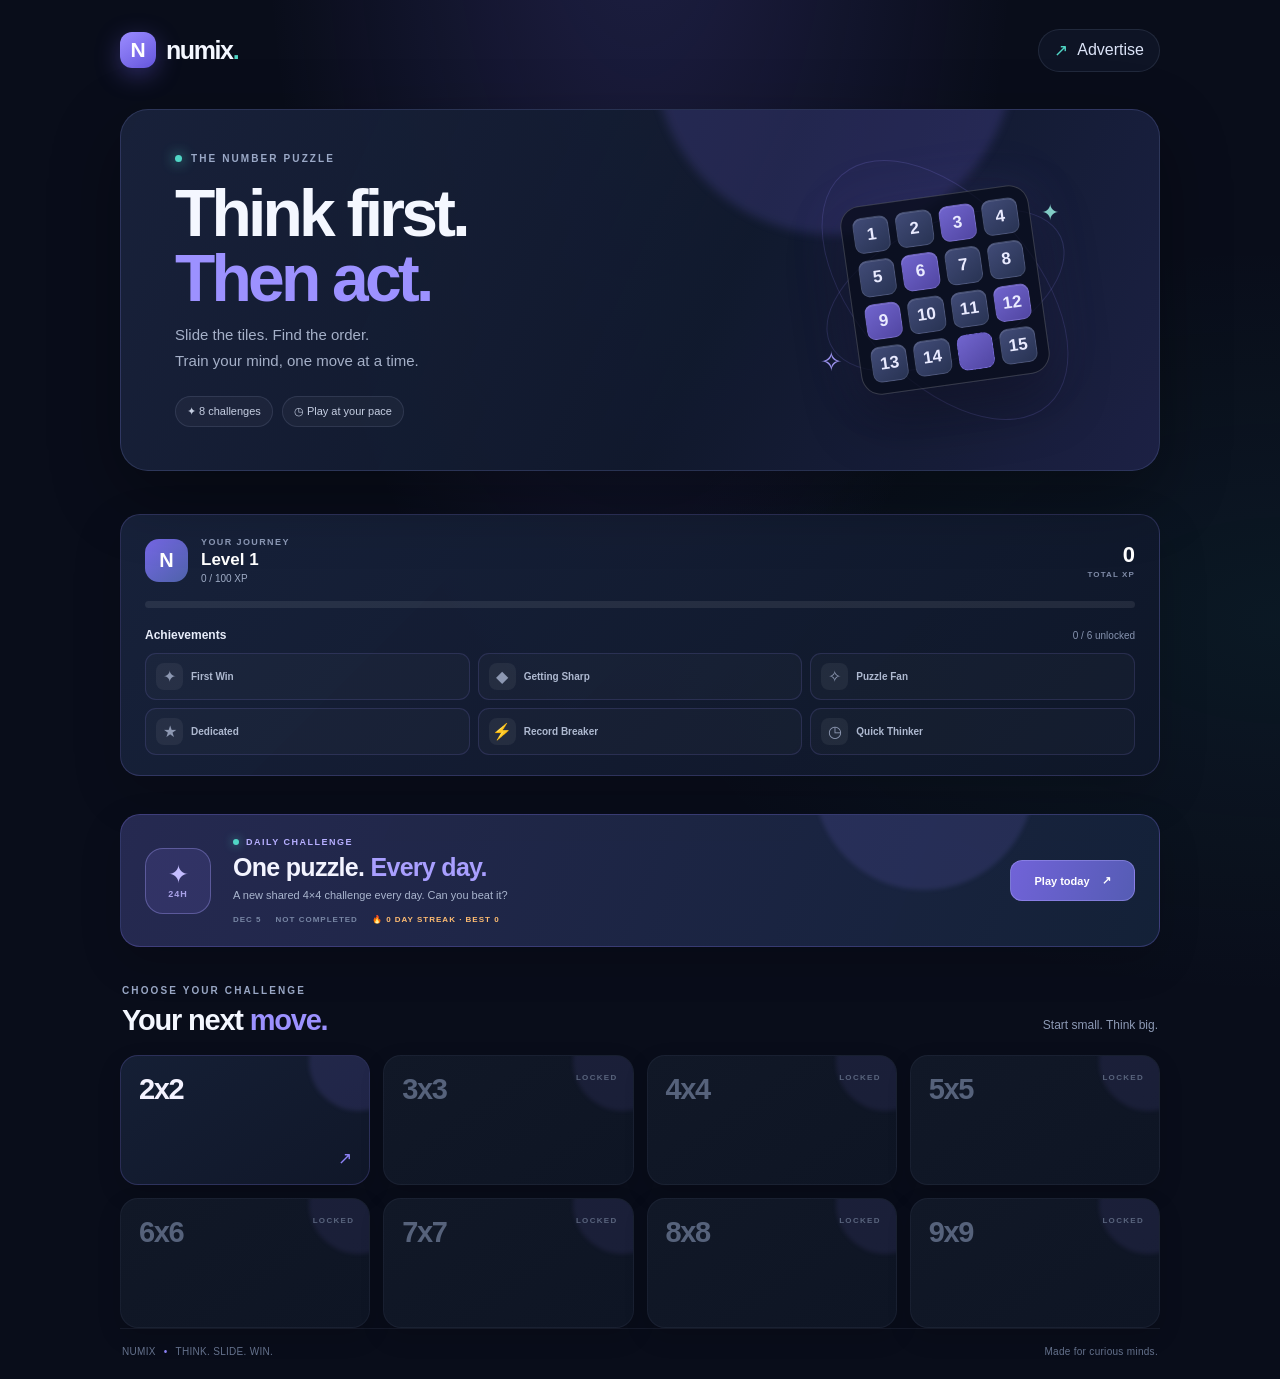
<file: index.html>
<!DOCTYPE html>
<html lang="en">
<head>
    <meta charset="UTF-8">
    <meta name="viewport" content="width=device-width, initial-scale=1.0, viewport-fit=cover">
    <meta name="theme-color" content="#090d1a">
    <meta name="description" content="Numix — a clean, challenging number puzzle.">
    <title>Numix — Think. Slide. Win.</title>
    <link rel="stylesheet" href="./style.css">
    <script src="./lib.js" defer></script>
    <script src="./hammer.min.js" defer></script>
    <script src="./NPuzzleSolver.js" defer></script>
    <script src="./Game.js" defer></script>
    <script src="./Cell.js" defer></script>
    <script src="./index.js" defer></script>
</head>
<body>
    <main class="app-shell">
        <header class="topbar">
            <a class="brand" href="#" aria-label="Numix home">
                <span class="brand-mark">N</span>
                <span class="brand-word">numix<span class="brand-dot">.</span></span>
            </a>
            <button class="contact-trigger" id="contact-trigger" type="button">
                <span class="contact-icon">↗</span>
                <span>Advertise</span>
            </button>
        </header>

        <section class="hero controls__main" aria-labelledby="hero-title">
            <div class="hero-copy">
                <div class="eyebrow"><span class="eyebrow-dot"></span> THE NUMBER PUZZLE</div>
                <h1 id="hero-title">Think first.<br><span>Then act.</span></h1>
                <p class="hero-description">Slide the tiles. Find the order.<br>Train your mind, one move at a time.</p>
                <div class="hero-pills">
                    <span class="hero-pill">✦ 8 challenges</span>
                    <span class="hero-pill">◷ Play at your pace</span>
                </div>
            </div>
            <div class="hero-art" aria-hidden="true">
                <div class="orbit orbit-one"></div>
                <div class="orbit orbit-two"></div>
                <div class="mini-board">
                    <span>1</span><span>2</span><span>3</span><span>4</span>
                    <span>5</span><span>6</span><span>7</span><span>8</span>
                    <span>9</span><span>10</span><span>11</span><span>12</span>
                    <span>13</span><span>14</span><span class="mini-empty"></span><span>15</span>
                </div>
                <span class="spark spark-a">✦</span><span class="spark spark-b">✧</span>
            </div>
        </section>

        <!-- Ad placement 1: directly below the hero slogan. Hidden when no active ad exists. -->
        <section class="numix-ad-slot numix-ad-slot--hero" id="numix-ad-slot-1" data-numix-ad="1" aria-label="Sponsored content" hidden></section>

        <section class="game-topline controls__game none" aria-label="Game controls">
            <button id="level" class="back-button" type="button"><span>←</span> All levels</button>
            <div class="game-stats hidden">
                <div class="stat-chip">
                    <span class="stat-label">MOVES</span>
                    <strong class="game-stats__moves--value">0</strong>
                </div>
                <div class="stat-chip stat-chip--time">
                    <span class="stat-label">TIME</span>
                    <strong class="game-stats__time--value" id="game-timer">00:00</strong>
                </div>
            </div>
        </section>

        <section class="progress-panel" id="progress-panel" aria-label="Player progress">
            <div class="progress-main">
                <div class="progress-avatar">N</div>
                <div class="progress-copy">
                    <span class="progress-kicker">YOUR JOURNEY</span>
                    <strong class="progress-level" id="player-level">Level 1</strong>
                    <span class="progress-xp" id="player-xp">0 / 100 XP</span>
                </div>
                <div class="progress-total"><strong id="total-xp">0</strong><span>TOTAL XP</span></div>
            </div>
            <div class="xp-track"><span id="xp-fill"></span></div>
            <div class="achievement-heading">
                <strong>Achievements</strong>
                <span id="achievement-count">0 / 6 unlocked</span>
            </div>
            <div class="achievement-list" id="achievement-list"></div>
        </section>

        <section class="daily-card" id="daily-card" aria-label="Daily challenge">
            <div class="daily-card-art" aria-hidden="true"><span>✦</span><span>24H</span></div>
            <div class="daily-card-content">
                <div class="daily-kicker"><span class="daily-live-dot"></span> DAILY CHALLENGE</div>
                <h2>One puzzle. <span>Every day.</span></h2>
                <p id="daily-description">A new shared 4×4 challenge every day. Can you beat it?</p>
                <div class="daily-meta">
                    <span id="daily-date">TODAY</span>
                    <span id="daily-status">NOT COMPLETED</span>
                    <span id="daily-streak">🔥 0 DAY STREAK</span>
                </div>
            </div>
            <button class="daily-play-button" id="daily-play-button" type="button">Play today <span>↗</span></button>
        </section>

        <section class="section-heading" id="level-heading">
            <div>
                <div class="eyebrow">CHOOSE YOUR CHALLENGE</div>
                <h2>Your next <span>move.</span></h2>
            </div>
            <div class="section-note">Start small. Think big.</div>
        </section>

        <div class="board board--levels" style="background: transparent;"></div>

        <!-- Ad placement 2: below the challenge list and above the footer. -->
        <section class="numix-ad-slot numix-ad-slot--footer" id="numix-ad-slot-2" data-numix-ad="2" aria-label="Sponsored content" hidden></section>

        <footer class="footer">
            <span>NUMIX <span class="footer-separator">•</span> THINK. SLIDE. WIN.</span>
            <span>Made for curious minds.</span>
        </footer>
    </main>

    <div class="contact-modal" id="contact-modal" aria-hidden="true">
        <div class="modal-backdrop" data-close-contact></div>
        <section class="modal-card" role="dialog" aria-modal="true" aria-labelledby="contact-title">
            <button class="modal-close" type="button" data-close-contact aria-label="Close">×</button>
            <div class="modal-icon">↗</div>
            <div class="eyebrow">PARTNER WITH NUMIX</div>
            <h2 id="contact-title">Let's make<br><span>something click.</span></h2>
            <p>Interested in reserving an advertising space? Contact our team.</p>
            <div class="contact-number" id="contact-number">Contact number coming soon</div>
            <a class="call-button" id="call-button" href="#" hidden>Call us <span>↗</span></a>
            <span class="modal-footnote">Advertising inquiries · Numix</span>
        </section>
    </div>
</body>
</html>
</file>
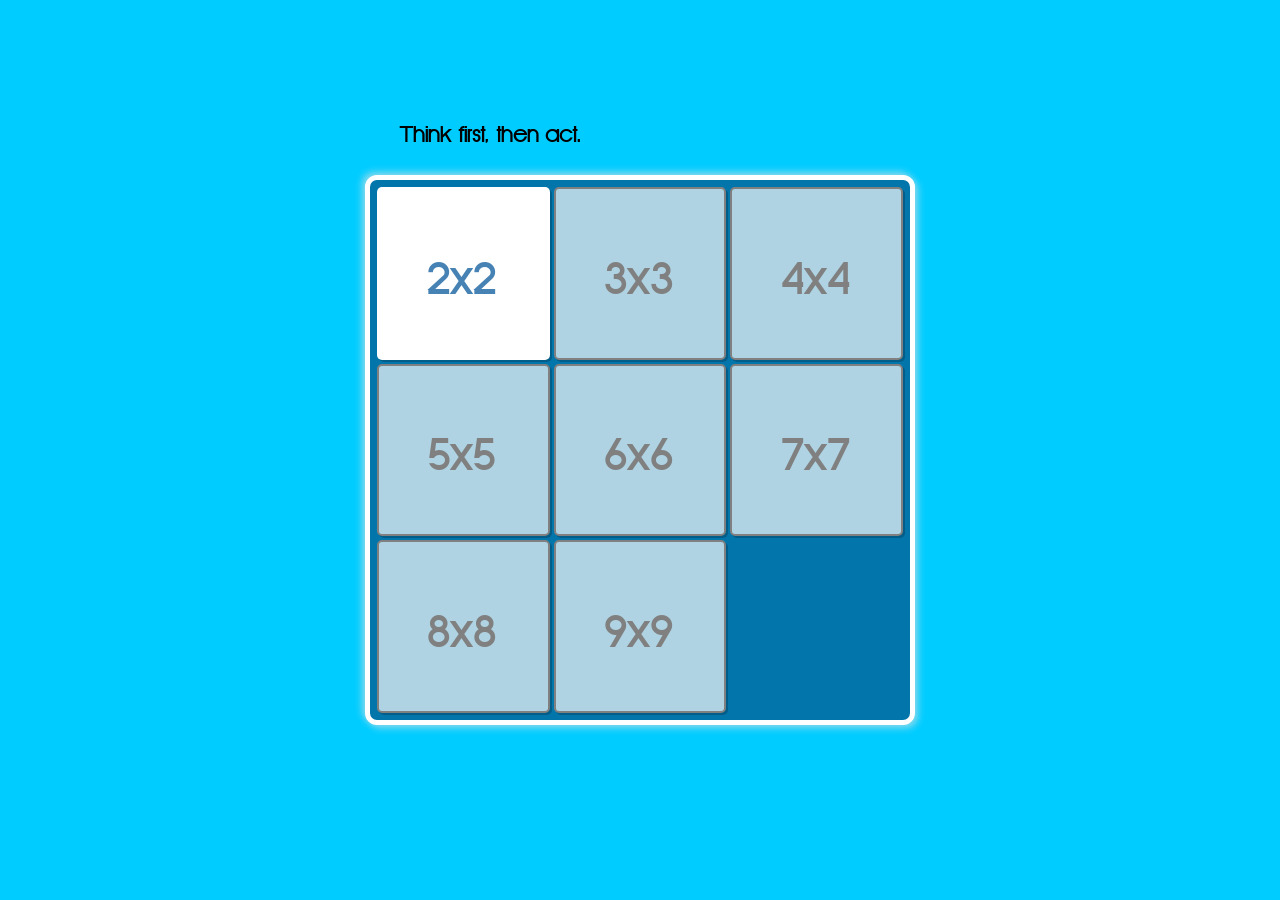
<file: pn/index.html>
<!DOCTYPE html>
<html lang="en">

<head>
    <meta charset="UTF-8">
    <meta name="viewport" content="width=device-width, initial-scale=1.0">

    <!-- <link rel="icon" href="./img/icon/favicon-32.png" sizes="32x32">
    <link rel="icon" href="./img/icon/favicon-57.png" sizes="57x57">
    <link rel="icon" href="./img/icon/favicon-76.png" sizes="76x76">
    <link rel="icon" href="./img/icon/favicon-96.png" sizes="96x96">
    <link rel="icon" href="./img/icon/favicon-128.png" sizes="128x128">
    <link rel="icon" href="./img/icon/favicon-192.png" sizes="192x192">
    <link rel="icon" href="./img/icon/favicon-228.png" sizes="228x228">
    <link rel="shortcut icon" href="./img/icon/favicon-196.png" sizes="196x196">
    <link rel="apple-touch-icon" href="./img/icon/favicon-120.png" sizes="120x120">
    <link rel="apple-touch-icon" href="./img/icon/favicon-152.png" sizes="152x152">
    <link rel="apple-touch-icon" href="./img/icon/favicon-180.png" sizes="180x180"> -->
    <meta name="msapplication-TileColor" content="#4682b4">
    <!-- <meta name="msapplication-TileImage" content="./img/icon/favicon-144.png"> -->
    <meta name="msapplication-config" content="./img/icon/browserconfig.xml" />

    <title> numix </title>
    <link rel="stylesheet" href="./style.css">
    <script src="./lib.js" defer></script>
    <script src="./hammer.min.js" defer></script>
    <script src="./NPuzzleSolver.js" defer></script>
    <script src="./Game.js" defer></script>
    <script src="./Cell.js" defer></script>
    <script src="./index.js" defer></script>
    <script src="./adivery.global.js"></script>

</head>

<body>




    <div class="container">



        <!-- <h1>بازی پازل اعداد</h1> -->
        <!-- <h1>Think first, then act.</h1> -->

        <div class="controls">


            <div class="controls__main">
                <h1>Think first, then act.</h1>
            </div>


            <div class="controls__game none">

                <button id="level" title="Levels list"><img src="Home.png" style="width: 50px; height: 50px;"></button>

                <div class="game-stats hidden">

                    <div class="game-stats__moves">
                        <span class="game-stats__moves--value">0</span>
                    </div>

                </div>

            </div>


        </div>

        <div class="img">
            <img src="Star.png" class="img1">
        </div>


        <div class="board" style="background: #0275ab;"></div>
        <!-- <div class="board" style="background:#000;"></div> -->



    </div>


    <div class="popupSolve"></div>



</body>

</html>
</file>
<file: style.css>
:root {
    color-scheme: dark;
    --bg: #090d1a;
    --panel: #11182a;
    --panel-2: #151e33;
    --line: rgba(161, 179, 218, .13);
    --text: #f4f7ff;
    --muted: #8d9ab5;
    --accent: #8b7cff;
    --accent-2: #50d6c5;
    --shadow: 0 24px 70px rgba(0, 0, 0, .32);
}

* { box-sizing: border-box; }
html { min-height: 100%; background: var(--bg); }
body {
    min-height: 100vh; margin: 0; overflow-x: hidden; color: var(--text);
    background: radial-gradient(ellipse at 50% -15%, rgba(102, 91, 211, .24), transparent 42%),
                radial-gradient(ellipse at 100% 45%, rgba(35, 159, 156, .08), transparent 35%), var(--bg);
    font-family: 'DM Sans', -apple-system, BlinkMacSystemFont, 'Segoe UI', sans-serif;
    -webkit-font-smoothing: antialiased;
}
button { font: inherit; }
button:focus-visible, a:focus-visible { outline: 3px solid var(--accent-2); outline-offset: 4px; }
.app-shell { width: min(100% - 40px, 1040px); margin: 0 auto; padding: 26px 0 22px; }
.topbar { display:flex; align-items:center; justify-content:space-between; min-height:48px; }
.brand { display:inline-flex; align-items:center; gap:10px; color:var(--text); text-decoration:none; }
.brand-mark { display:grid; place-items:center; width:36px; height:36px; border-radius:12px; color:#fff; font:700 21px 'Space Grotesk',sans-serif; background:linear-gradient(145deg,#9b8cff,#6556dc); box-shadow:0 7px 24px rgba(123,105,255,.34); }
.brand-word { font:700 25px 'Space Grotesk',sans-serif; letter-spacing:-1.4px; }
.brand-dot { color:var(--accent-2); }
.contact-trigger { display:flex; align-items:center; gap:9px; padding:10px 15px; border:1px solid var(--line); border-radius:999px; color:#dce4f8; background:rgba(17,24,42,.72); cursor:pointer; transition:.2s ease; }
.contact-trigger:hover { border-color:rgba(139,124,255,.55); background:#19223a; transform:translateY(-1px); }
.contact-icon { color:var(--accent-2); font-size:17px; }
.hero { position:relative; display:flex; align-items:center; justify-content:space-between; min-height:300px; margin:35px 0 43px; padding:43px 54px; overflow:hidden; border:1px solid rgba(157,166,255,.17); border-radius:28px; background:linear-gradient(115deg,rgba(25,34,59,.97),rgba(17,26,46,.9) 57%,rgba(30,35,72,.9)); box-shadow:var(--shadow); }
.hero:after { content:""; position:absolute; width:360px; height:360px; right:14%; top:-235px; border-radius:50%; background:rgba(128,111,255,.16); filter:blur(5px); }
.hero-copy { position:relative; z-index:2; }
.eyebrow { display:flex; align-items:center; gap:9px; color:#9ba9c7; font-size:10px; font-weight:800; letter-spacing:2.1px; }
.eyebrow-dot { width:7px; height:7px; border-radius:50%; background:var(--accent-2); box-shadow:0 0 13px var(--accent-2); }
.hero h1 { margin:17px 0 12px; font:700 clamp(42px,6vw,66px)/.98 'Space Grotesk',sans-serif; letter-spacing:-3.8px; }
.hero h1 span, .section-heading h2 span, .modal-card h2 span { color:#9c91ff; }
.hero-description { margin:0; color:#a5b0c8; font-size:15px; line-height:1.7; }
.hero-pills { display:flex; flex-wrap:wrap; gap:9px; margin-top:23px; }
.hero-pill { padding:8px 11px; border:1px solid rgba(175,185,226,.13); border-radius:999px; color:#c5cee2; background:rgba(255,255,255,.035); font-size:11px; }
.hero-art { position:relative; z-index:1; width:260px; height:220px; display:grid; place-items:center; margin-right:30px; }
.mini-board { position:relative; z-index:2; display:grid; grid-template-columns:repeat(4,1fr); gap:7px; width:190px; padding:11px; transform:rotate(-8deg); border:1px solid rgba(255,255,255,.18); border-radius:20px; background:rgba(9,14,29,.78); box-shadow:0 25px 55px rgba(0,0,0,.4),0 0 55px rgba(125,110,255,.13); }
.mini-board span { display:grid; place-items:center; aspect-ratio:1; border:1px solid rgba(255,255,255,.1); border-radius:9px; color:#e9eaff; background:linear-gradient(145deg,#414b77,#283353); font:600 17px 'Space Grotesk',sans-serif; box-shadow:inset 0 1px rgba(255,255,255,.12); }
.mini-board span:nth-child(3n) { background:linear-gradient(145deg,#7165ce,#5146a2); }
.mini-board .mini-empty { border:1px dashed rgba(155,145,255,.4); background:rgba(139,124,255,.08); box-shadow:none; }
.orbit { position:absolute; border:1px solid rgba(150,140,255,.18); border-radius:50%; transform:rotate(-25deg); }
.orbit-one { width:255px; height:135px; }
.orbit-two { width:310px; height:180px; transform:rotate(48deg); }
.spark { position:absolute; color:#8bdbd0; }
.spark-a { top:20px; right:16px; font-size:22px; }
.spark-b { bottom:22px; left:5px; color:#a99eff; font-size:27px; }
.section-heading { display:flex; align-items:end; justify-content:space-between; gap:20px; margin:0 2px 18px; }
.section-heading h2 { margin:8px 0 0; font:700 29px 'Space Grotesk',sans-serif; letter-spacing:-1.2px; }
.section-note { padding-bottom:5px; color:var(--muted); font-size:12px; }
.board { position:relative; width:100%; margin:0 auto; }
.board--levels { display:grid; grid-template-columns:repeat(4,minmax(0,1fr)); gap:13px; padding:0; background:transparent!important; }
.level { position:relative; display:flex; flex-direction:column; align-items:flex-start; justify-content:space-between; min-height:130px; margin:0; padding:17px 18px; overflow:hidden; border:1px solid var(--line); border-radius:18px; color:var(--text); background:linear-gradient(145deg,#151f35,#101729); box-shadow:0 9px 24px rgba(0,0,0,.14); transition:transform .22s ease,border-color .22s ease,background .22s ease,box-shadow .22s ease; }
.level:before { content:""; position:absolute; width:100px; height:100px; right:-40px; top:-45px; border-radius:50%; background:rgba(139,124,255,.09); filter:blur(2px); }
.level__enabled { cursor:pointer; border-color:rgba(143,132,255,.2); }
.level__enabled:hover { transform:translateY(-4px); border-color:rgba(151,139,255,.65); background:linear-gradient(145deg,#1c2946,#141d34); box-shadow:0 16px 35px rgba(0,0,0,.25),0 0 25px rgba(123,105,255,.08); }
.level__enabled:active { transform:translateY(-1px) scale(.99); }
.level__disabled { cursor:not-allowed; color:#65718b; background:linear-gradient(145deg,#111827,#0e1524); border-color:rgba(120,135,164,.09); }
.level__disabled:after { content:"LOCKED"; position:absolute; top:17px; right:15px; color:#59647d; font-size:8px; font-weight:800; letter-spacing:1.3px; }
.level__name { position:relative; z-index:1; font:700 29px 'Space Grotesk',sans-serif; letter-spacing:-1.4px; }
.level__enabled .level__name { color:#f4f2ff; }
.level__score { position:relative; z-index:1; bottom:auto; color:#8997b4; font-size:11px; text-align:left; }
.level__enabled:before { background:rgba(139,124,255,.13); }
.level__enabled:nth-child(3n+2):before { background:rgba(80,214,197,.12); }
.level__enabled:after { content:"↗"; position:absolute; right:17px; bottom:15px; color:#8e83f7; font-size:17px; }
.level__disabled .level__name { color:#56627b; }
.game-topline { display:flex; align-items:center; justify-content:space-between; min-height:58px; margin:34px 0 19px; }
.back-button { display:flex; align-items:center; gap:9px; padding:10px 14px; border:1px solid var(--line); border-radius:12px; color:#e1e8fa; background:var(--panel); cursor:pointer; }
.back-button span { color:var(--accent-2); font-size:19px; }
.game-stats { display:flex; margin:0; }
.stat-chip { display:flex; align-items:center; gap:13px; padding:9px 17px; border:1px solid rgba(139,124,255,.25); border-radius:13px; background:rgba(139,124,255,.09); }
.stat-label { color:#9ba8c4; font-size:9px; font-weight:800; letter-spacing:1.4px; }
.game-stats__moves--value { color:#fff; font:700 21px 'Space Grotesk',sans-serif; }
.board--game { display:block; width:min(100%,540px); aspect-ratio:1; margin:0 auto 30px; padding:8px; overflow:hidden; border:1px solid rgba(151,139,255,.32); border-radius:22px; background:#111a2e!important; box-shadow:0 25px 65px rgba(0,0,0,.35),0 0 40px rgba(123,105,255,.09); touch-action:none; }
.board--game .cell { position:absolute; display:flex; align-items:center; justify-content:center; margin:0; padding:0; box-sizing:border-box; border:1px solid rgba(255,255,255,.12); border-radius:12px; color:#f7f7ff; background:linear-gradient(145deg,#454d7d,#2b3558); box-shadow:inset 0 1px rgba(255,255,255,.14),0 5px 12px rgba(0,0,0,.18); font-family:'Space Grotesk',sans-serif; font-weight:700; transition:left .16s ease,top .16s ease,transform .16s ease,filter .16s ease; }
.board--game .cell:nth-child(3n) { background:linear-gradient(145deg,#655bb6,#49418d); }
.board--game .cell--can-move { cursor:pointer; }
.board--game .cell--can-move:active { filter:brightness(1.25); transform:scale(.96); }
.board--game .cell:hover { transform:none; }
.board--game .cell::before { display:none; }
.board--game .win { color:#fff; gap:18px; padding:20px; }
.board--game .win > div:first-child { font:700 clamp(44px,9vw,72px)/1 'Space Grotesk',sans-serif; }
.board--game .win:before { content:"PUZZLE COMPLETE"; color:var(--accent-2); font-size:11px; font-weight:800; letter-spacing:2px; }
.win-controls { width:min(100%,260px); gap:12px; margin:0; }
.win-controls div { display:grid; place-items:center; min-height:52px; border:1px solid rgba(151,139,255,.3); border-radius:13px; color:#fff; background:#242c4b; font-size:13px; transition:.2s ease; }
.win-controls div:after { width:auto; font-size:22px; }
.win-controls div:hover { transform:translateY(-2px); background:#343d68; box-shadow:none; }
.win-controls__all:after { content:"⌂"; }
.win-controls__retry:after { content:"↻"; }
.ad-slot { display:flex; align-items:center; gap:17px; margin:42px 0 25px; padding:19px 21px; border:1px dashed rgba(126,143,184,.28); border-radius:18px; background:linear-gradient(100deg,rgba(19,29,48,.92),rgba(16,23,39,.72)); }
.ad-slot-icon { display:grid; flex:0 0 42px; place-items:center; width:42px; height:42px; border-radius:13px; color:#a79cff; background:rgba(139,124,255,.13); font-size:21px; }
.ad-slot-copy { display:flex; flex:1; flex-direction:column; gap:4px; min-width:0; }
.ad-slot-kicker { color:#8e9bb8; font-size:9px; font-weight:800; letter-spacing:1.6px; }
.ad-slot-copy strong { color:#e9edfa; font-size:13px; }
.ad-slot-copy > span:last-child { color:#8491ac; font-size:11px; }
.ad-slot-button { padding:10px 13px; border:1px solid rgba(139,124,255,.3); border-radius:11px; color:#e9e6ff; background:rgba(139,124,255,.12); white-space:nowrap; cursor:pointer; }
.ad-slot-button span { margin-left:7px; color:var(--accent-2); }
.footer { display:flex; justify-content:space-between; gap:15px; padding:17px 2px 0; border-top:1px solid rgba(161,179,218,.09); color:#66738e; font-size:10px; letter-spacing:.3px; }
.footer-separator { padding:0 5px; color:#8e83f7; }
.contact-modal { position:fixed; inset:0; z-index:100; display:grid; place-items:center; padding:20px; opacity:0; visibility:hidden; transition:opacity .22s ease,visibility .22s ease; }
.contact-modal.is-open { opacity:1; visibility:visible; }
.modal-backdrop { position:absolute; inset:0; background:rgba(3,6,14,.78); backdrop-filter:blur(9px); }
.modal-card { position:relative; width:min(100%,410px); padding:36px; border:1px solid rgba(151,139,255,.25); border-radius:25px; background:linear-gradient(145deg,#19233d,#101729); box-shadow:0 30px 90px rgba(0,0,0,.5); transform:translateY(12px) scale(.98); transition:transform .22s ease; }
.is-open .modal-card { transform:translateY(0) scale(1); }
.modal-close { position:absolute; top:14px; right:16px; width:34px; height:34px; border:1px solid var(--line); border-radius:50%; color:#dce3f5; background:rgba(255,255,255,.04); font-size:23px; cursor:pointer; }
.modal-icon { display:grid; place-items:center; width:48px; height:48px; margin-bottom:23px; border-radius:15px; color:#a99fff; background:rgba(139,124,255,.14); font-size:25px; }
.modal-card h2 { margin:13px 0 10px; font:700 34px/1.05 'Space Grotesk',sans-serif; letter-spacing:-1.5px; }
.modal-card p { color:#9eabc5; font-size:13px; line-height:1.7; }
.contact-number { margin:22px 0 12px; padding:14px; border:1px solid var(--line); border-radius:12px; color:#dce4f7; background:rgba(4,9,20,.28); text-align:center; font-size:13px; }
.call-button { display:flex; align-items:center; justify-content:center; gap:8px; padding:13px; border-radius:12px; color:#fff; background:linear-gradient(100deg,#7768e8,#6255c9); text-decoration:none; font-weight:700; }
.call-button[hidden] { display:none; }
.modal-footnote { display:block; margin-top:18px; color:#66738e; font-size:10px; text-align:center; }
.none { display:none!important; }
.hidden { visibility:hidden; opacity:0; }
.img { display:none; }

@media (max-width:760px) {
    .app-shell { width:min(100% - 30px,560px); padding-top:17px; }
    .hero { min-height:260px; margin:25px 0 35px; padding:31px 27px; }
    .hero-art { width:190px; margin-right:-12px; transform:scale(.82); }
    .hero h1 { font-size:clamp(39px,8vw,55px); }
    .hero-description { font-size:13px; }
    .board--levels { grid-template-columns:repeat(2,minmax(0,1fr)); gap:11px; }
    .level { min-height:118px; padding:15px; }
    .level__name { font-size:27px; }
    .section-heading h2 { font-size:25px; }
    .ad-slot { margin-top:32px; }
}
@media (max-width:480px) {
    .app-shell { width:calc(100% - 26px); }
    .brand-word { font-size:23px; }
    .contact-trigger { padding:9px 12px; font-size:12px; }
    .hero { min-height:230px; padding:27px 22px; border-radius:22px; }
    .hero-art { position:absolute; right:-36px; bottom:-16px; opacity:.25; transform:scale(.86); }
    .hero-copy { max-width:100%; }
    .hero h1 { font-size:47px; }
    .hero-description { font-size:12px; }
    .hero-pill { font-size:10px; }
    .section-note { display:none; }
    .level { min-height:108px; }
    .ad-slot { align-items:flex-start; flex-wrap:wrap; gap:12px; padding:16px; }
    .ad-slot-copy { flex-basis:calc(100% - 58px); }
    .ad-slot-button { margin-left:54px; }
    .footer { font-size:9px; }
    .board--game { padding:6px; border-radius:16px; }
    .board--game .cell { border-radius:8px; }
    .game-topline { margin-top:22px; }
    .modal-card { padding:30px 24px; }
}
@media (prefers-reduced-motion:reduce) { *,*::before,*::after { scroll-behavior:auto!important; transition:none!important; animation:none!important; } }

/* Win screen: centered result card with clearly separated actions. */
.board--game .win {
    width: 100%;
    min-height: 100%;
    display: flex;
    flex-direction: column;
    align-items: center;
    justify-content: center;
    gap: 13px;
    padding: clamp(18px, 4vw, 34px);
    text-align: center;
    color: var(--text);
}
.board--game .win:before { content: none; }
.win-badge {
    display: grid;
    place-items: center;
    width: 54px;
    height: 54px;
    border: 1px solid rgba(80,214,197,.28);
    border-radius: 18px;
    color: var(--accent-2);
    background: rgba(80,214,197,.1);
    font-size: 27px;
    box-shadow: 0 0 35px rgba(80,214,197,.1);
}
.win-title { font: 700 clamp(25px, 5vw, 36px)/1.1 'Space Grotesk', sans-serif; letter-spacing: -1.2px; }
.win-subtitle { max-width: 330px; color: var(--muted); font-size: 12px; line-height: 1.5; }
.win-results {
    display: grid;
    grid-template-columns: repeat(3, minmax(0, 1fr));
    gap: 9px;
    width: min(100%, 390px);
    margin: 8px 0 7px;
}
.win-result-card {
    display: flex;
    flex-direction: column;
    justify-content: center;
    gap: 8px;
    min-width: 0;
    padding: 13px 8px;
    border: 1px solid rgba(151,139,255,.2);
    border-radius: 14px;
    background: linear-gradient(145deg, rgba(35,45,75,.88), rgba(20,29,49,.9));
}
.win-result-label { color: #9ba8c4; font-size: 9px; font-weight: 800; letter-spacing: 1.2px; }
.win-result-value { color: #fff; font: 700 clamp(18px, 4vw, 24px)/1 'Space Grotesk', sans-serif; white-space: nowrap; }
.win-controls {
    display: flex;
    justify-content: center;
    align-items: stretch;
    flex-wrap: wrap;
    gap: 14px;
    width: min(100%, 390px);
    margin: 8px auto 0;
}
.win-controls .win-action {
    display: inline-flex;
    align-items: center;
    justify-content: center;
    flex: 1 1 145px;
    min-height: 48px;
    padding: 0 17px;
    border: 1px solid rgba(151,139,255,.3);
    border-radius: 13px;
    color: #fff;
    background: #242c4b;
    font-size: 12px;
    font-weight: 700;
    cursor: pointer;
    transition: transform .2s ease, background .2s ease, border-color .2s ease;
}
.win-controls .win-action:hover { transform: translateY(-2px); background: #343d68; border-color: rgba(151,139,255,.55); }
.win-controls .win-controls__retry { border-color: rgba(80,214,197,.3); background: linear-gradient(100deg, #6255c9, #4e62a9); }
.win-controls .win-controls__retry:hover { background: linear-gradient(100deg, #7768e8, #5976c4); }
.game-stats { display: flex; align-items: center; gap: 9px; }
.stat-chip--time { border-color: rgba(80,214,197,.25); background: rgba(80,214,197,.08); }
.game-stats__time--value { color: #fff; font: 700 21px 'Space Grotesk', sans-serif; font-variant-numeric: tabular-nums; }
@media (max-width: 480px) {
    .game-topline { align-items: center; gap: 8px; }
    .game-stats { gap: 6px; }
    .stat-chip { gap: 7px; padding: 8px 10px; }
    .stat-label { font-size: 8px; }
    .game-stats__moves--value, .game-stats__time--value { font-size: 17px; }
    .win-controls { gap: 10px; }
    .win-controls .win-action { flex-basis: 125px; min-height: 46px; padding: 0 10px; }
}


/* Player progression and achievements */
.progress-panel {
    margin: 0 0 38px;
    padding: 22px 24px 20px;
    border: 1px solid rgba(151,139,255,.2);
    border-radius: 20px;
    background: linear-gradient(135deg, rgba(25,35,61,.92), rgba(15,23,41,.94));
    box-shadow: 0 18px 50px rgba(0,0,0,.16);
}
.progress-main { display:flex; align-items:center; gap:13px; }
.progress-avatar { display:grid; place-items:center; width:43px; height:43px; flex:0 0 43px; border-radius:14px; color:#fff; background:linear-gradient(140deg,#7768e8,#4e62a9); font:800 20px 'Space Grotesk',sans-serif; }
.progress-copy { display:flex; flex-direction:column; gap:3px; min-width:0; }
.progress-kicker { color:#8e9bb8; font-size:9px; font-weight:800; letter-spacing:1.4px; }
.progress-level { color:#fff; font:700 17px 'Space Grotesk',sans-serif; }
.progress-xp { color:#9eabc5; font-size:10px; }
.progress-total { display:flex; flex-direction:column; gap:2px; margin-left:auto; text-align:right; }
.progress-total strong { color:#fff; font:700 22px 'Space Grotesk',sans-serif; }
.progress-total span { color:#7f8ba7; font-size:8px; font-weight:800; letter-spacing:1.1px; }
.xp-track { height:7px; overflow:hidden; margin:17px 0 20px; border-radius:99px; background:rgba(255,255,255,.08); }
.xp-track span { display:block; width:0; height:100%; border-radius:inherit; background:linear-gradient(90deg,#7768e8,#50d6c5); transition:width .35s ease; }
.achievement-heading { display:flex; justify-content:space-between; align-items:center; gap:10px; margin-bottom:11px; }
.achievement-heading strong { color:#e8edfa; font-size:12px; }
.achievement-heading span { color:#8794b0; font-size:10px; }
.achievement-list { display:grid; grid-template-columns:repeat(3,minmax(0,1fr)); gap:8px; }
.achievement { display:flex; align-items:center; gap:8px; min-width:0; padding:9px 10px; border:1px solid rgba(151,139,255,.15); border-radius:11px; background:rgba(255,255,255,.025); }
.achievement-icon { display:grid; place-items:center; width:27px; height:27px; flex:0 0 27px; border-radius:8px; color:#8d98b2; background:rgba(255,255,255,.06); }
.achievement-name { overflow:hidden; color:#aeb9d0; font-size:10px; font-weight:700; text-overflow:ellipsis; white-space:nowrap; }
.achievement-status { display:none; }
.achievement.is-unlocked { border-color:rgba(80,214,197,.25); background:rgba(80,214,197,.055); }
.achievement.is-unlocked .achievement-icon { color:#50d6c5; background:rgba(80,214,197,.12); }
.achievement.is-unlocked .achievement-name { color:#e4fff9; }
.win-xp-reward { padding:9px 15px; border:1px solid rgba(80,214,197,.25); border-radius:999px; color:#70e2d0; background:rgba(80,214,197,.08); font-size:12px; font-weight:800; letter-spacing:.2px; }
.win-achievement-unlocked { max-width:340px; color:#f2d68b; font-size:11px; line-height:1.5; }
@media(max-width:760px) { .progress-panel { margin-bottom:30px; padding:19px; } .achievement-list { grid-template-columns:repeat(2,minmax(0,1fr)); } }
@media(max-width:420px) { .progress-panel { padding:16px; } .achievement { padding:8px 7px; gap:6px; } .achievement-name { font-size:9px; } }

/* Daily challenge card */
.daily-card {
    position:relative; display:flex; align-items:center; gap:22px; overflow:hidden;
    margin:0 0 38px; padding:22px 24px; border:1px solid rgba(139,124,255,.25);
    border-radius:20px; background:linear-gradient(112deg,rgba(39,43,83,.96),rgba(20,34,57,.97));
    box-shadow:0 16px 42px rgba(0,0,0,.16);
}
.daily-card:after { content:""; position:absolute; width:220px; height:220px; right:12%; top:-145px; border-radius:50%; background:rgba(139,124,255,.13); filter:blur(2px); pointer-events:none; }
.daily-card-art { position:relative; z-index:1; display:flex; flex-direction:column; align-items:center; justify-content:center; gap:2px; width:66px; height:66px; flex:0 0 66px; border:1px solid rgba(173,163,255,.35); border-radius:18px; color:#c4bdff; background:rgba(139,124,255,.13); }
.daily-card-art span:first-child { font-size:25px; line-height:1; }
.daily-card-art span:last-child { color:#a9a2e8; font-size:9px; font-weight:900; letter-spacing:1px; }
.daily-card-content { position:relative; z-index:1; flex:1; min-width:0; }
.daily-kicker { display:flex; align-items:center; gap:7px; color:#b7afff; font-size:9px; font-weight:900; letter-spacing:1.5px; }
.daily-live-dot { width:6px; height:6px; border-radius:50%; background:#50d6c5; box-shadow:0 0 10px rgba(80,214,197,.7); }
.daily-card h2 { margin:7px 0 5px; color:#f3f4ff; font:700 clamp(19px,3vw,25px)/1.1 'Space Grotesk',sans-serif; letter-spacing:-.7px; }
.daily-card h2 span { color:#a99fff; }
.daily-card p { margin:0; color:#a9b5ce; font-size:11px; line-height:1.5; }
.daily-meta { display:flex; flex-wrap:wrap; gap:8px 14px; margin-top:12px; color:#7886a4; font-size:8px; font-weight:900; letter-spacing:1px; }
.daily-meta span:last-child { color:#65d9c9; }
.daily-play-button { position:relative; z-index:1; display:flex; align-items:center; justify-content:center; gap:12px; min-width:125px; padding:13px 16px; border:1px solid rgba(177,168,255,.4); border-radius:12px; color:#fff; background:linear-gradient(110deg,#7163d8,#555cb4); font-size:11px; font-weight:800; cursor:pointer; transition:transform .2s ease,filter .2s ease; }
.daily-play-button:hover { transform:translateY(-2px); filter:brightness(1.12); }
.daily-play-button.is-completed { border-color:rgba(80,214,197,.35); background:linear-gradient(110deg,#276c70,#315c79); }
.daily-card.is-hidden { display:none!important; }
@media(max-width:620px) {
    .daily-card { align-items:flex-start; gap:13px; flex-wrap:wrap; padding:17px; margin-bottom:30px; }
    .daily-card-art { width:50px; height:50px; flex-basis:50px; border-radius:14px; }
    .daily-card-art span:first-child { font-size:20px; }
    .daily-card-content { flex:1 1 calc(100% - 65px); }
    .daily-card h2 { font-size:20px; }
    .daily-play-button { width:100%; min-height:43px; }
}

/* Daily streak indicator */
.daily-meta #daily-streak { color:#ffbd72; }

/* Small-screen layout fixes: iPhone SE and similarly narrow viewports. */
@media (max-width: 600px) {
    .game-topline {
        display: grid;
        grid-template-columns: minmax(0, 1fr);
        align-items: stretch;
        gap: 10px;
        min-height: 0;
        margin: 18px 0 14px;
    }
    .game-topline .back-button {
        width: 100%;
        min-height: 42px;
        justify-content: center;
    }
    .game-stats {
        display: grid;
        grid-template-columns: repeat(2, minmax(0, 1fr));
        width: 100%;
        gap: 8px;
    }
    .stat-chip {
        min-width: 0;
        justify-content: space-between;
        gap: 8px;
        padding: 9px 11px;
    }
    .stat-label { font-size: 8px; letter-spacing: 1px; }
    .game-stats__moves--value,
    .game-stats__time--value { font-size: 18px; }
    .board--game { width: 100%; max-width: 540px; }
}

/* The result panel needs natural height; a fixed square board clips it on phones. */
.board--game:has(.win) {
    aspect-ratio: auto;
    height: auto;
    min-height: 0;
    overflow: visible;
}
.board--game .win {
    min-height: 0;
    gap: 10px;
    padding: clamp(14px, 4vw, 24px);
}
.win-results { gap: 7px; }
.win-result-card { padding: 11px 5px; gap: 6px; }
.win-result-label { font-size: 8px; letter-spacing: .8px; }
.win-result-value { font-size: clamp(16px, 4.5vw, 22px); }

@media (max-width: 380px) {
    .app-shell { width: calc(100% - 22px); }
    .board--game { padding: 5px; }
    .board--game .win { gap: 8px; padding: 12px 9px; }
    .win-title { font-size: 25px; }
    .win-subtitle { font-size: 11px; }
    .win-results { gap: 5px; }
    .win-result-card { padding: 10px 3px; }
    .win-result-label { font-size: 7px; }
    .win-result-value { font-size: 16px; }
    .win-controls { gap: 7px; }
    .win-controls .win-action { flex: 1 1 125px; min-width: 0; min-height: 44px; padding: 0 7px; font-size: 11px; }
}


/* Numix remote ad placements (loaded from the public AD GitHub Pages config). */
.numix-ad-slot {
    display:flex; flex-direction:column; align-items:center; justify-content:center; gap:9px;
    width:100%; min-width:0; overflow:hidden; position:relative;
    border:1px solid rgba(151,139,255,.17); border-radius:18px;
    background:linear-gradient(110deg,rgba(19,29,48,.88),rgba(16,23,39,.72));
    padding:12px;
}
.numix-ad-slot[hidden] { display:none !important; }
.numix-ad-slot--hero { margin:-22px 0 34px; }
.numix-ad-slot--footer { margin:42px 0 25px; }
.numix-ad-label { align-self:flex-start; color:#8491ac; font-size:8px; font-weight:800; letter-spacing:1.5px; text-transform:uppercase; }
.numix-ad-media { display:block; width:100%; max-width:100%; max-height:190px; object-fit:contain; border-radius:10px; }
.numix-ad-slot--hero .numix-ad-media { max-height:145px; }
.numix-ad-slot--footer .numix-ad-media { max-height:190px; }
.numix-ad-slot video.numix-ad-media { background:#080c17; }
.numix-ad-error { color:#9aa7c1; font-size:11px; text-align:center; padding:8px; }
@media(max-width:760px) {
    .numix-ad-slot--hero { margin-top:-17px; margin-bottom:28px; }
    .numix-ad-slot--footer { margin-top:32px; }
    .numix-ad-media { max-height:155px; }
}
@media(max-width:480px) {
    .numix-ad-slot { padding:9px; border-radius:14px; }
    .numix-ad-slot--hero .numix-ad-media { max-height:115px; }
    .numix-ad-slot--footer .numix-ad-media { max-height:145px; }
}
</file>
<file: pn/style.css>
* {
    margin: 0;
    padding: 0;
}

@font-face {

    /* font-family: "v";
    src: url('V.ttf') format('truetype'); */

    font-family: "s";
    src: url('OLDRB___.TTF') format('truetype');
}

html {
    margin: 0;
    padding: 0;

    min-height: 100dvh;
    min-width: 100dvw;
    /* background: #16a085; */
    /* background: #19a7ce; */
    /* background-image: linear-gradient(135deg, #1d9dae, #1d9dae); */
    /* background: linear-gradient(135deg, #0a4d3a 0%, #16a085 50%, #4ed8d3 100%); */
    background-repeat: no-repeat;
    background-size: cover;
}

body {
    display: flex;
    flex-direction: column;
    justify-content: center;
    align-items: center;
    align-self: center;
    position: relative;

    background-color: #00ccff;
    /* background: #19a7ce; */
    /* background: #0275ab; */
    /* background: #0d0d0d; */

    /* font-family: -apple-system, BlinkMacSystemFont, 'Segoe UI', Roboto, Oxygen, Ubuntu, Cantarell, 'Open Sans', 'Helvetica Neue', sans-serif; */
    font-family: S;
    font-weight: 300;
    min-width: 100dvw;
    min-height: 100dvh;
    overflow-x: hidden;
    overflow-y: hidden;
}

input {
    /* font-family: -apple-system, BlinkMacSystemFont, 'Segoe UI', Roboto, Oxygen, Ubuntu, Cantarell, 'Open Sans', 'Helvetica Neue', sans-serif; */
    font-family: sans-serif;
    font-weight: 300;
}


/* Top level "menu" */
.container {

    display: flex;
    flex-direction: column;
    justify-content: center;
    align-items: center;
    align-self: center;
    position: relative;

    /* background-color: #073a48; */

}


.controls__game {

    /* display: grid;
    place-items: center;
    grid-template-columns: repeat(1, 1fr); */
    display: flex;
    flex-direction: column;
    justify-content: center;
    align-items: center;
    align-self: center;
    position: relative;

}

.controls div {
    margin: 0 auto;
    /* margin-left: 100px;  */
    /* margin-right: 0px; */

    display: grid;
    place-items: left;
    grid-template-columns: repeat(1, 1fr);

    /* display: flex;
    justify-content: space-between; */

    width: 30vw;
    min-width: 350px;
    margin-bottom: 10px;
    margin-top: -50px;
    background-color: #00ccff;
}


.controls button {
    position: relative;

    cursor: pointer;
    /* background: #000; */
    background: #00ccff;
    /* background: #fff; */
    color: #fff;
    font-size: 1em;
    border-radius: 3px;
    margin-bottom: 30px;
    /* margin-top: -20px; */
    width: 55px;
    height: 55px;
    border: none;
}

.controls button:first-of-type {
    margin-left: 0;
}

.controls button:last-of-type {
    margin-right: 0;
}

/* .controls button:hover {
    box-shadow: 1px 3px 3px 0 #b9b9b9a8;
} */

.controls button:active {
    transform: translateY(2px);
}

.controls button:disabled {
    cursor: not-allowed;
    background: rgb(231, 231, 231);
    /* background: #19a7ce; */
    /* color: gray; */
    /* border: 2px solid gray; */
    box-shadow: none;
    transform: translateY(0);
}

.controls .saved:after {
    content: 'd';
}

/* Popups*/

.popup {
    width: 280px;
    position: fixed;
    top: 40px;
    left: 50vw;
    transform: translateX(-50%);
    background: white;
    padding: 10px 30px 30px 30px;
    box-sizing: content-box;
    border: 2px solid steelblue;
    border-radius: 5px;
    box-shadow: 0 0 9999px 9999px rgba(70, 130, 180, 0.38);
    z-index: 10;
    visibility: visible;
    opacity: 1;
    transition: visibility 0s, opacity 0.1s linear;
}

.close {
    position: absolute;
    /* border: 1px solid tomato; */
    border-radius: 50%;
    width: 36px;
    height: 36px;
    top: -18px;
    right: -18px;
    background: white;
    box-sizing: border-box;
    transition: all 0.1s linear;
}

.close:before,
.close:after {
    content: " ";
    width: 27px;
    height: 1px;
    /* background: tomato; */
    position: absolute;
    top: 50%;
    left: 50%;
}

.close:before {
    transform: translate(-50%, -50%) rotate(45deg);
}

.close:after {
    transform: translate(-50%, -50%) rotate(-45deg);
}

.close:hover {
    cursor: pointer;
    transform: rotate(90deg);
}

/* Leaderboard */

.leaderboard-table {
    width: 100%;
    text-align: left;
}

/* Game board and levels */

.board {
    display: flex;
    flex-wrap: wrap;
    position: relative;
    width: 43vw;
    height: 43vw;
    /* width: 90%; */
    /* height: 90%; */
    min-width: 366px;
    min-height: 366px;
    margin: 10px auto;
    border: 5px solid #fff;

    box-shadow: 3px 3px 7px #87d9ed, -3px -3px 7px #87d9ed;

    /* box-shadow: 0 20px 40px rgba(0, 0, 0, 0.25), inset 0 6px 12px rgba(255, 255, 255, 0.9), inset 0 -10px 18px rgba(0, 0, 0, 0.12);
    border: 2px solid rgba(255, 255, 255, 0.6);
    transform: perspective(800px) rotateX('8deg');
    background: linear-gradient(145deg, #ffffff, #d9eef6);
    padding: 5px; */

    /* background: rgb(235, 239, 245); */

    box-sizing: border-box;
    border-radius: 12px;
    font-size: 46px;
    color: steelblue;
    padding: 5px;
    /* background: #073a48; */

}

.cell,
.level {
    display: flex;
    align-items: center;
    justify-content: center;
    box-sizing: border-box;
    /* border: 1px solid red; */
    box-shadow: 2px 2px 0 0 rgba(0, 0, 0, 0.2);
    margin: 2px;
    padding: 5px;
    border-radius: 5px;
    transition: all .1s ease-in;


}

.cell {
    position: absolute;
    /* background: white; */
    /* padding: 5px; */

    font-weight: bold;

    color: #2d4c7c;
    background: linear-gradient(180deg, #ffffff 0%, #f1f1f1 100%);

    box-shadow: 0 10px 20px rgba(0, 0, 0, 0.2), inset 0 4px 8px rgba(255, 255, 255, 0.9), inset 0 -4px 8px rgba(0, 0, 0, 0.08);

    /* position: relative; */
    transition: 0.2s;

}

.cell::before {
    content: "";

    position: absolute;

    top: 6px;
    left: 8px;
    right: 8px;

    border-radius: 20px;

    background: rgba(255, 255, 255, 0.7);

    filter: blur(4px);
}

.cell:hover {
    transform: translateY(-5px) scale(1.02);

    box-shadow: 0 18px 30px rgba(0, 0, 0, 0.2), inset 0 4px 8px rgba(255, 255, 255, 0.9), inset 0 -4px 8px rgba(0, 0, 0, 0.08);
}

.cell--can-move {
    cursor: pointer;
    padding: 5px;
    color: #000;
}

.level {
    width: calc(100%/3 - 4px);
    height: calc(100%/3 - 4px);
    cursor: pointer;
    position: relative;
    padding: 5px;
}

.level__score {
    font-size: 0.35em;
    position: absolute;
    bottom: 5%;
    text-align: center;
}

.level__enabled {
    border-width: 2px;
    background: white;

}

.level__disabled {
    /* background: rgb(231, 231, 231); */
    background: #afd3e2;
    color: gray;
    border: 2px solid gray;
    cursor: not-allowed;
}

.game-over:after {
    content: "🏆";
    font-size: 1em;
    align-items: center;
    justify-content: center;
    display: flex;
    position: absolute;
    bottom: calc(50%/3);
    right: calc(50%/3);
    transform: translate(50%, 50%);
    box-sizing: border-box;
}

/* After win controls */

.win {
    display: flex;
    flex-direction: column;
    justify-content: space-around;
    align-items: center;
    text-align: center;
    width: 100%;
    height: 100%;
    font-size: 1em;
    box-sizing: border-box;
    color: #000;
}

.win-controls {
    width: 100%;
    display: flex;
    justify-content: space-evenly;
    font-size: 0.7em;
    margin-top: -20px;

}

.win-controls :after {
    box-sizing: border-box;
    width: 100%;
    font-size: 3em;
    display: block;
}

.win-controls div {
    cursor: pointer;
    border: 1px solid steelblue;
    border-radius: 10px;
    background: white;
    flex: 0 0 30%;
}

.win-controls div:hover {
    transform: translateY(-2px);
    box-shadow: 1px 3px 3px 0 #b9b9b9a8;
}

.win-controls div:active {
    transform: translateY(0);
}

.win-controls__all:after {
    content: "=";
}

.win-controls__retry:after {
    content: "↺";
}

.win-controls__next:after {
    content: "▶";
}

/* Game Stats */

.game-stats {
    text-align: center;
    margin: 15px auto;
    font-size: 3.1em;
}

/* Contacts */

.contacts-links {
    text-align: center;
    font-size: 0;
    margin-top: 30px;
}

.contacts-links svg {
    margin: 0 5px;
}

.contacts-links svg:hover {
    background: rgba(0, 0, 0, 0.1);
    border-radius: 50%;
}

/* Sumbit Record Pop-up */

.submit-result {
    display: block;
    position: absolute;
    width: 90%;
    max-width: 500px;
    min-width: 250px;
    left: 50%;
    top: 20vh;
    transform: translateX(-50%);
    z-index: 10;
    padding: 20px;
    background: white;
    border: 2px solid steelblue;
    box-sizing: border-box;
    text-align: center;
    font-size: 20px;
}

.submit-result input {
    padding: 5px;
    width: 100%;
    box-sizing: border-box;
    margin: 5px;
    font-size: 18px;
}

input[type="button"] {
    background: steelblue;
    color: white;
    font-size: 18px;
    border: none;
    border-radius: 2px;
    cursor: pointer;
    width: 100%;
    margin: 5px;
}

input[type="button"]:hover {
    box-shadow: 1px 3px 3px 0 #b9b9b9a8;
}

input[type="button"]:active {
    transform: translateY(2px);
}


/* Additional */

.hidden {
    visibility: hidden;
    opacity: 0;
    transition: all, 0.1s linear;
}

.innactive:after {
    content: " ";
    position: absolute;
    top: 0;
    left: 0;
    right: 0;
    bottom: 0;
    z-index: 2;
}

.loading:after {
    content: '↻';
    display: inline-block;
    animation: rotating infinite 1s linear;
}

.container .none {
    display: none;
}

/* Media */
@keyframes rotating {
    from {
        transform: rotate(0deg);
    }

    to {
        transform: rotate(360deg);
    }
}

@media (min-width: 768px) {
    .board {
        min-width: 480px;
        min-height: 480px;
        font-size: 65px;
    }

    .controls div {
        min-width: 480px;
    }
}

.img {
    display: none;
    width: 300px;
    height: 150px;
    margin-bottom: -120px;
    z-index: 100;

}

.img1 {
    width: 300px;
    height: 150px;

}
</file>
